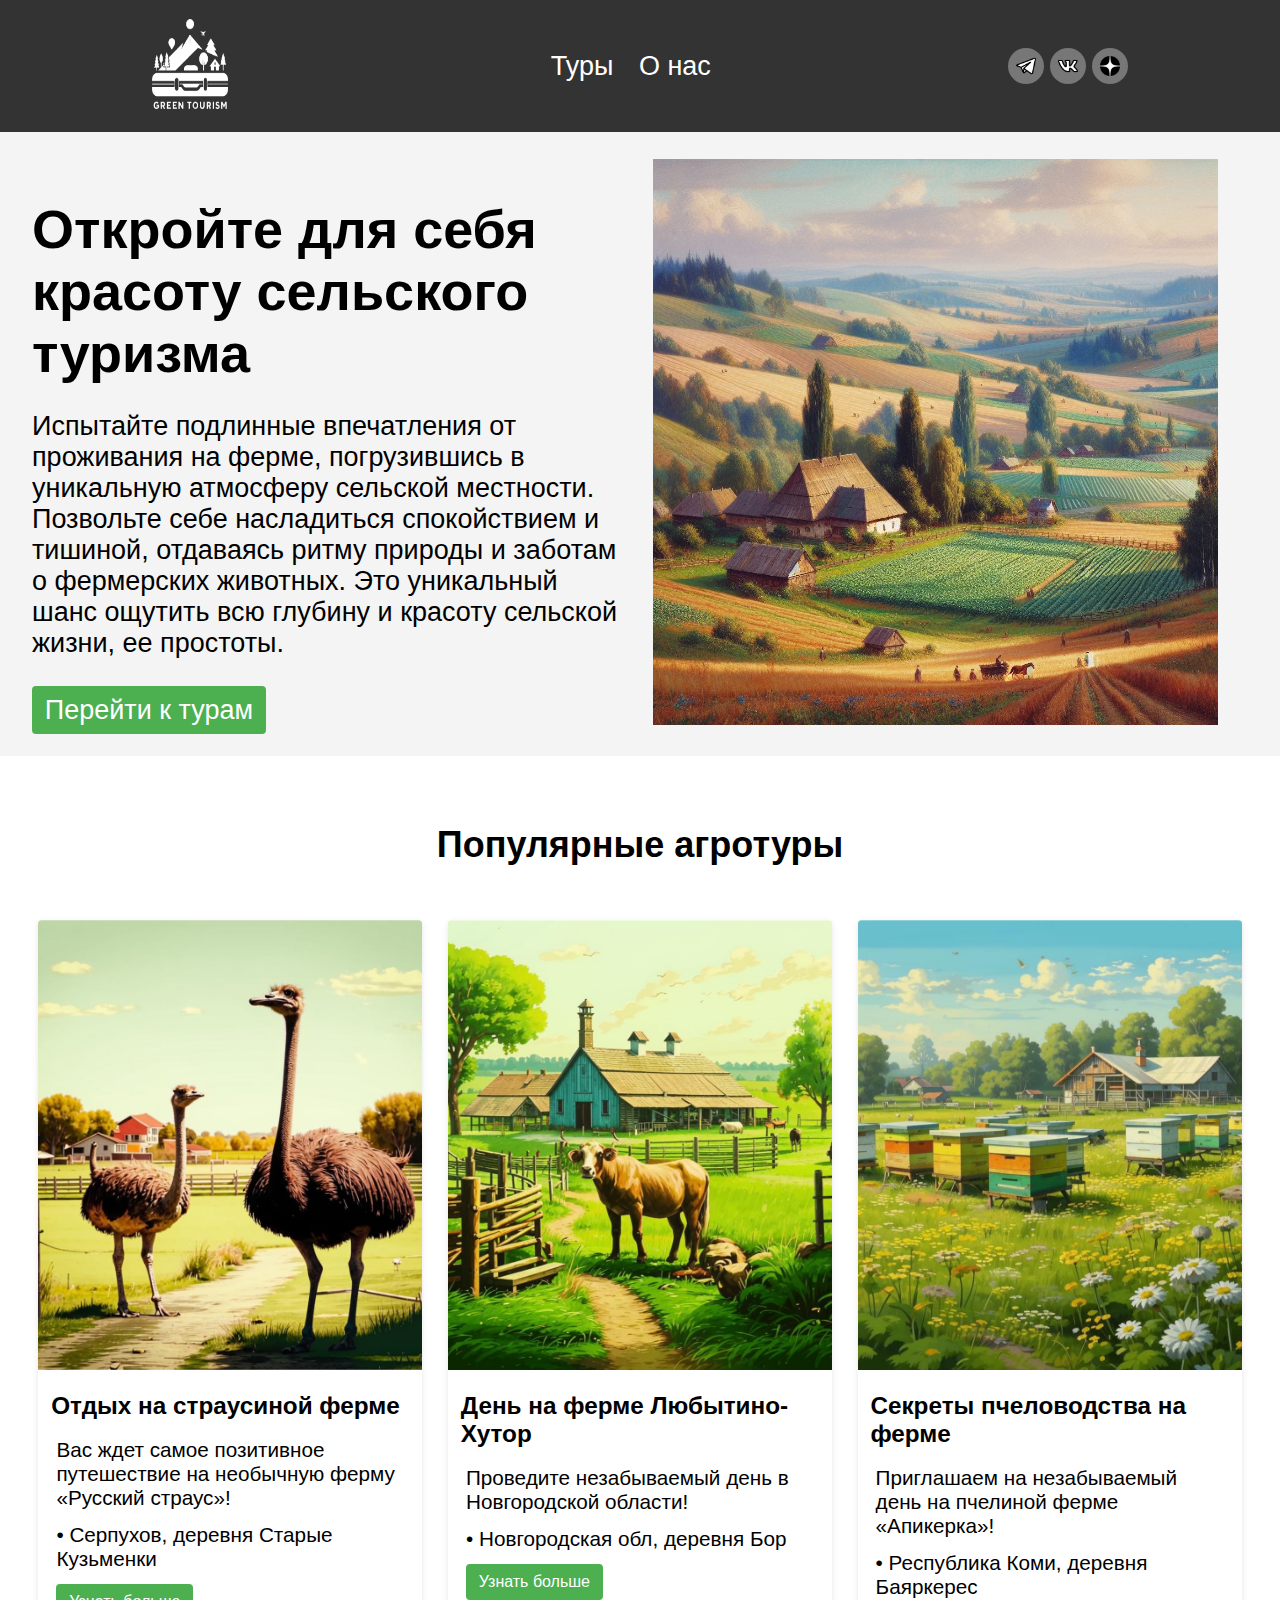
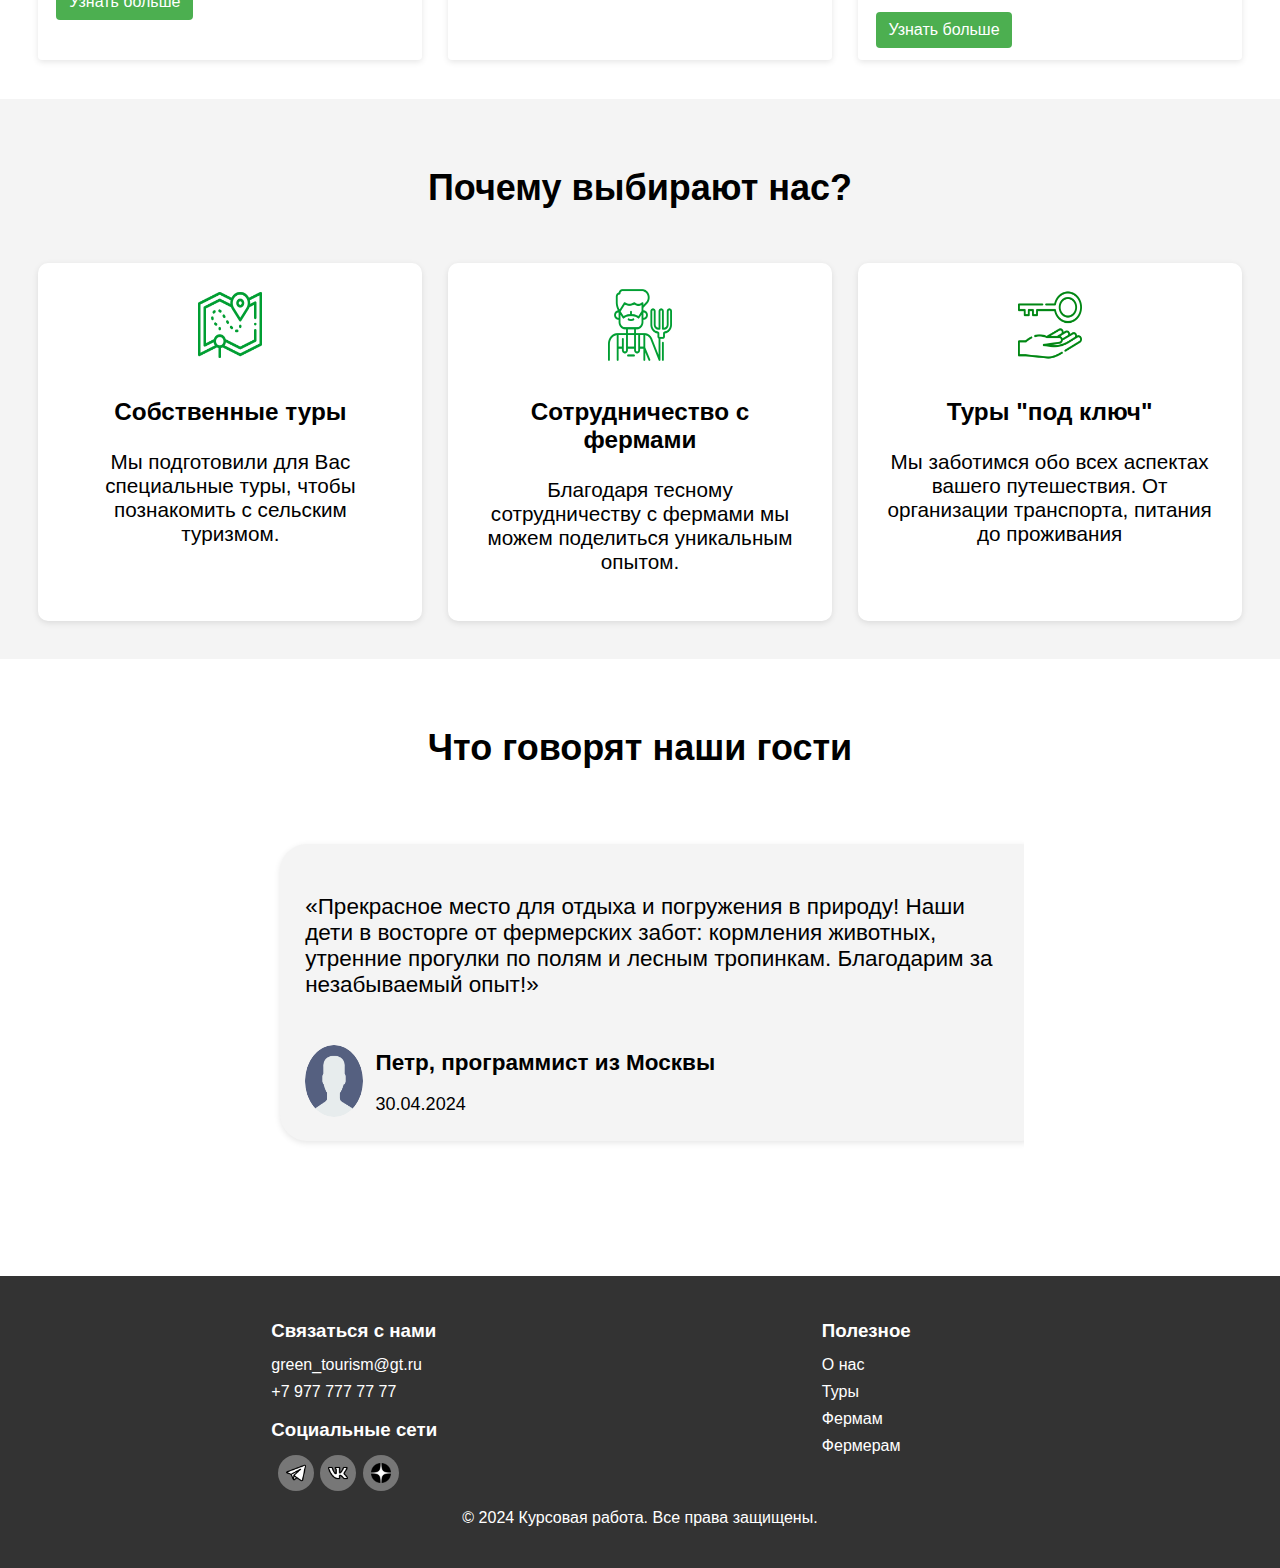
<file: index.html>
<!DOCTYPE html>
<html lang="en">
<head>
  <meta charset="UTF-8">
  <meta name="viewport" content="width=device-width, initial-scale=1.0">
  <title>Зеленый туризм</title>
  <link rel="stylesheet" href="css/style.css">
</head>

<body>
  <header>
    <nav>
      <div class="logo">
        <a href="#"><img src="imgs/logo.png" alt=""></a>
      </div>
      <ul>
        <li><a href="tours.html">Туры</a></li>
        <li><a href="aboutUs.html">О нас</a></li>
      </ul>
      <div class="socials">
        <a href="https://telegram.org" class="social-icon" target="_blank">
          <img src="imgs/telegram1.png" alt="Icon 1">
        </a>
        <a href="https://vk.com" class="social-icon" target="_blank">
          <img src="imgs/vk1.png" alt="Icon 2">
        </a>
        <a href="https://dzen.ru" class="social-icon" target="_blank">
          <img src="imgs/dezn.png" alt="Icon 3">
        </a>
      </div>
    </nav>
  </header>

  <main>
    <section class="hero">
      <div class="hero-content">
        <h1>Откройте для себя красоту сельского туризма</h1>
        <p>Испытайте подлинные впечатления от проживания на ферме, погрузившись в уникальную атмосферу сельской местности. Позвольте себе насладиться спокойствием и тишиной, отдаваясь ритму природы и заботам о фермерских животных. Это уникальный шанс ощутить всю глубину и красоту сельской жизни, ее простоты.</p>
        <a href="tours.html" class="btn-primary">Перейти к турам</a>
      </div>
      <div class="hero-image">
        <img src="imgs/Designer.png" alt="Agrotourism">
      </div>
    </section> 

    <section class="popular-tours">
      <h2>Популярные агротуры</h2>
      <div class="tour-cards">
        <div class="tour-card">
          <img src="imgs/tur1.png" alt="Тур 1">
          <h3>Отдых на страусиной ферме</h3>
          <p>Вас ждет самое позитивное путешествие на необычную ферму «Русский страус»!</p>
          <p>• Серпухов, деревня Старые Кузьменки</p>
          <a href="tour.html" class="btn-secondary">Узнать больше</a>
        </div>
        <div class="tour-card">
          <img src="imgs/tur2.png" alt="Тур 2">
          <h3>День на ферме Любытино-Хутор</h3>
          <p>Проведите незабываемый день в Новгородской области!</p>
          <p>• Новгородская обл, деревня Бор</p>
          <a href="tour.html" class="btn-secondary">Узнать больше</a>
        </div>
        <div class="tour-card">
          <img src="imgs/tur3.png" alt="Тур 3">
          <h3>Секреты пчеловодства на ферме</h3>
          <p>Приглашаем на незабываемый день на пчелиной ферме «Апикерка»!</p>
          <p>• Республика Коми, деревня Баяркерес</p>
          <a href="tour.html" class="btn-secondary">Узнать больше</a>
        </div>
      </div>
    </section>

    <section class="why-choose-us">
      <h2>Почему выбирают нас?</h2>
      <div class="reasons">
        <div class="reason">
          <img src="imgs/res1green.png" alt="utensils-icon" class="icon">
          <h3>Собственные туры</h3>
          <p>Мы подготовили для Вас специальные туры, чтобы познакомить с сельским туризмом.</p>
        </div>
        <div class="reason">
          <img src="imgs/res2green.png" alt="utensils-icon" class="icon">
          <h3>Сотрудничество с фермами</h3>
          <p>Благодаря тесному сотрудничеству с фермами мы можем поделиться уникальным опытом.</p>
        </div>
        <div class="reason">
          <img src="imgs/res3green.png" alt="utensils-icon" class="icon">
          <h3>Туры "под ключ"</h3>
          <p>Мы заботимся обо всех аспектах вашего путешествия. От организации транспорта, питания до проживания</p>
        </div>
      </div>
    </section>

    <section class="testimonials">
      <h2>Что говорят наши гости</h2>
      <div class="testimonial-slider">
        <div class="testimonial-card">
          <div class="testimonial-content">
            <p>«Прекрасное место для отдыха и погружения в природу! Наши дети в восторге от фермерских забот: кормления животных, утренние прогулки по полям и лесным тропинкам. Благодарим за незабываемый опыт!»</p>
          <div class="testimonial-author">
            <img src="imgs/user.png" alt="Пользователь 1">
            <div>
              <h4>Петр, программист из Москвы</h4>
              <p class="date">30.04.2024</p>
            </div>
          </div>
          </div>
        </div>
        <div class="testimonial-card">
          <div class="testimonial-content">
            <p>«Невероятное сочетание комфорта и природы! Восхитительные виды, свежий воздух и уютные коттеджи сделали нашу поездку незабываемой. Отдых для души и тела!»</p>
          <div class="testimonial-author">
            <img src="imgs/user.png" alt="Пользователь 1">
            <div>
              <h4>Светлана, дизайнер из Санкт-Петербурга</h4>
              <p class="date">30.04.2024</p>
            </div>
          </div>
          </div>
        </div>
        <div class="testimonial-card">
          <div class="testimonial-content">
            <p>«Мы провели незабываемую неделю на ферме! Отличная возможность отдохнуть от городской суеты и насладиться простотой сельской жизни. Спасибо за гостеприимство и увлекательные экскурсии!».</p>
          <div class="testimonial-author">
            <img src="imgs/user.png" alt="Пользователь 1">
            <div>
              <h4>Анна, менеджер из Екатеринбурга</h4>
              <p class="date">30.04.2024</p>
            </div>
          </div>
          </div>
        </div>
        <div class="testimonial-card">
          <div class="testimonial-content">
            <p>«Очаровательное место для активного отдыха! Велопрогулки по окрестностям, экскурсии по ферме, вечера у костра под звездным небом – мы насладились каждым моментом нашего путешествия. Обязательно вернемся снова!».</p>
          <div class="testimonial-author">
            <img src="imgs/user.png" alt="Пользователь 1">
            <div>
              <h4>Ярослав, звукорежиссёр из Казани</h4>
              <p class="date">30.04.2024</p>
            </div>
          </div>
          </div>
        </div>
      </div>
    </section>

    <script src="scripts/script-slider.js"></script>

  </main>

  <footer>
    <div class="footer-content">
      <div class="footer-section">
        <h3>Связаться с нами</h3>
        <ul>
          <li>green_tourism@gt.ru</li>
          <li>+7 977 777 77 77</li>
        </ul>

        <h3>Социальные сети</h3>
        <div class="socials">
          <a href="https://telegram.org" class="social-icon" target="_blank">
            <img src="imgs/telegram1.png" alt="Icon 1">
          </a>
          <a href="https://vk.com" class="social-icon" target="_blank">
            <img src="imgs/vk1.png" alt="Icon 2">
          </a>
          <a href="https://dzen.ru" class="social-icon" target="_blank">
            <img src="imgs/dezn.png" alt="Icon 3">
          </a>
        </div>
      </div>
      <div class="footer-section">
        <h3>Полезное</h3>
        <ul>
          <li><a href="aboutUs.html" >О нас</a></li>
          <li><a href="tours.html">Туры</a></li>
          <li><a href="mailto:green_tourism@gt.ru">Фермам</a></li>
          <li><a href="mailto:green_tourism@gt.ru">Фермерам</a></li>
        </ul>
      </div>
    </div>
    <div class="footer-bottom">
      <p>&copy; 2024 Курсовая работа. Все права защищены.</p>
    </div>
  </footer>

</body>
</html>
</file>
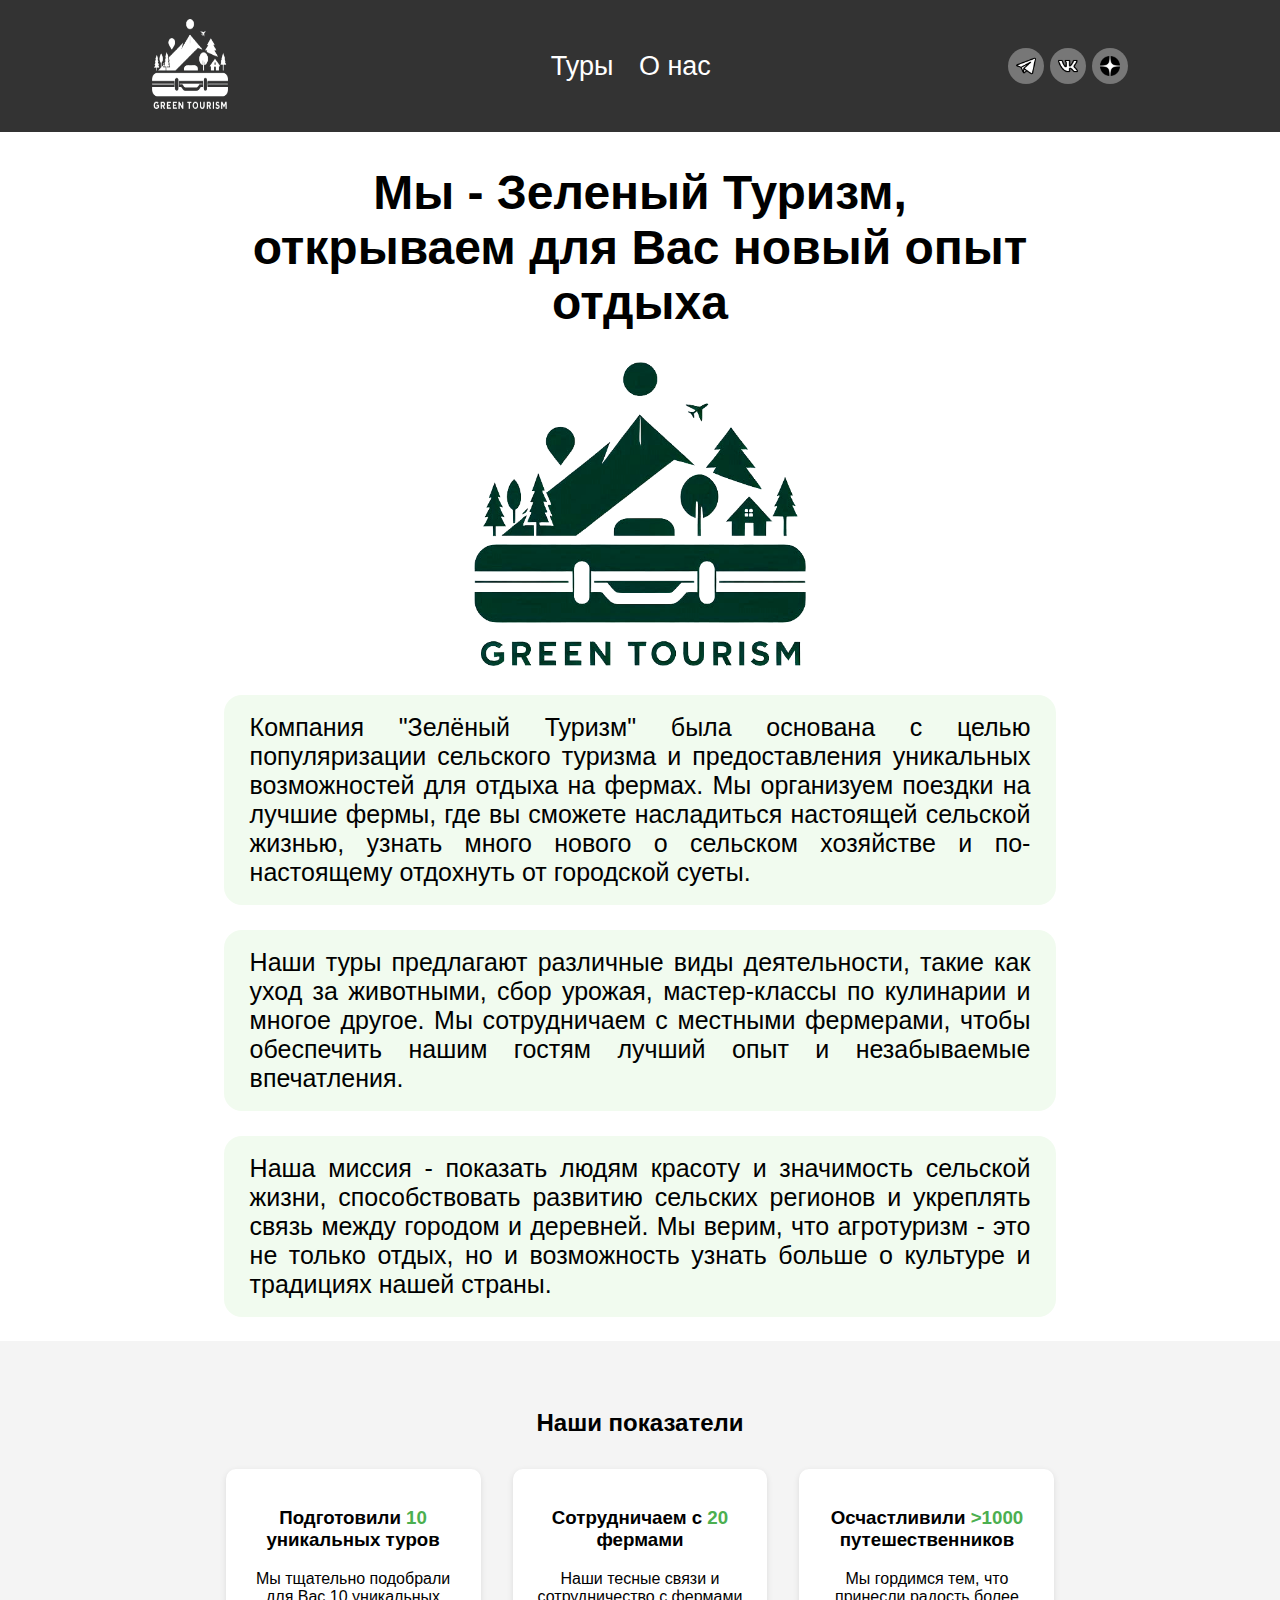
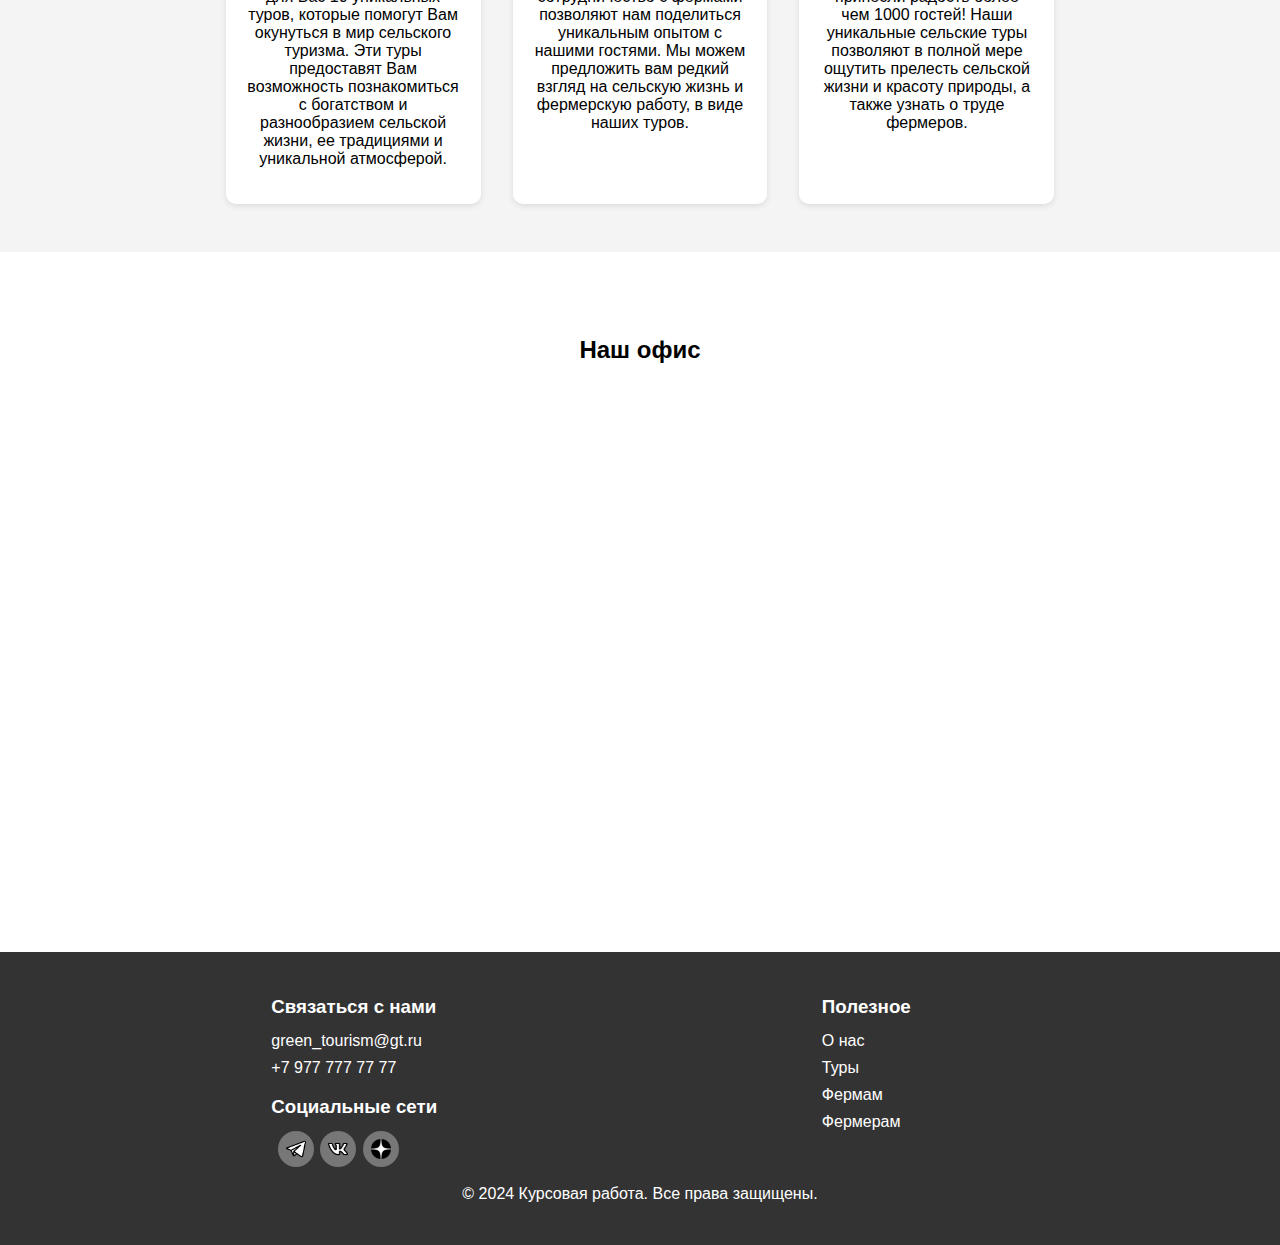
<file: aboutUs.html>
<!DOCTYPE html>
<html lang="en">
<head>
  <meta charset="UTF-8">
  <meta name="viewport" content="width=device-width, initial-scale=1.0">
  <title>О нас</title>
  <link rel="stylesheet" href="css/style_about_us.css">
</head>

<body>
  <header>
    <nav>
      <div class="logo">
        <a href="index.html"><img src="imgs/logo.png" alt=""></a>
      </div>
      <ul>
        <li><a href="tours.html">Туры</a></li>
        <li><a href="aboutUs.html">О нас</a></li>
      </ul>
      <div class="socials">
        <a href="https://telegram.org" class="social-icon" target="_blank">
          <img src="imgs/telegram1.png" alt="Icon 1">
        </a>
        <a href="https://vk.com" class="social-icon" target="_blank">
          <img src="imgs/vk1.png" alt="Icon 2">
        </a>
        <a href="https://dzen.ru" class="social-icon" target="_blank">
          <img src="imgs/dezn.png" alt="Icon 3">
        </a>
      </div>
    </nav>
  </header>

  <main>
    <section class="about-us">
      <h1>Мы - Зеленый Туризм,<br>открываем для Вас новый опыт отдыха</h1>
      <img class="logo-comp" src="imgs/logochb.png"> 
      <p>Компания "Зелёный Туризм" была основана с целью популяризации сельского туризма и предоставления уникальных возможностей для отдыха на фермах. Мы организуем поездки на лучшие фермы, где вы сможете насладиться настоящей сельской жизнью, узнать много нового о сельском хозяйстве и по-настоящему отдохнуть от городской суеты.</p>
      <p>Наши туры предлагают различные виды деятельности, такие как уход за животными, сбор урожая, мастер-классы по кулинарии и многое другое. Мы сотрудничаем с местными фермерами, чтобы обеспечить нашим гостям лучший опыт и незабываемые впечатления.</p>
      <p>Наша миссия - показать людям красоту и значимость сельской жизни, способствовать развитию сельских регионов и укреплять связь между городом и деревней. Мы верим, что агротуризм - это не только отдых, но и возможность узнать больше о культуре и традициях нашей страны.</p>
    </section>
    
    <section class="why-choose-us">
      <h2>Наши показатели</h2>
      <div class="reasons">
        <div class="reason">
          <h3>Подготовили <span class="colortext">10</span> уникальных туров</h3>
          <p>Мы тщательно подобрали для Вас 10 уникальных туров, которые помогут Вам окунуться в мир сельского туризма. Эти туры предоставят Вам возможность познакомиться с богатством и разнообразием сельской жизни, ее традициями и уникальной атмосферой.</p>
        </div>
        <div class="reason">
          <h3>Сотрудничаем с <span class="colortext">20</span> фермами</h3>
          <p>Наши тесные связи и сотрудничество с фермами позволяют нам поделиться уникальным опытом с нашими гостями. Мы можем предложить вам редкий взгляд на сельскую жизнь и фермерскую работу, в виде наших туров.</p>
        </div>
        <div class="reason">
          <h3>Осчастливили <span class="colortext">>1000</span> путешественников</h3>
          <p>Мы гордимся тем, что принесли радость более чем 1000 гостей! Наши уникальные сельские туры позволяют в полной мере ощутить прелесть сельской жизни и красоту природы, а также узнать о труде фермеров. </p>
        </div>
      </div>
    </section>
    
    <section class="location">
        <h2>Наш офис</h2>
        <iframe src="https://yandex.ru/map-widget/v1/?um=constructor%3A9cf60b916e8744b444652680374637142683e98baf66771f77d471a0094e3c73&amp;source=constructor" width="500" height="500" frameborder="0"></iframe>
    </section>
</main>

  <footer>
    <div class="footer-content">
      <div class="footer-section">
        <h3>Связаться с нами</h3>
        <ul>
          <li>green_tourism@gt.ru</li>
          <li>+7 977 777 77 77</li>
        </ul>

        <h3>Социальные сети</h3>
        <div class="socials">
          <a href="https://telegram.org" class="social-icon" target="_blank">
            <img src="imgs/telegram1.png" alt="Icon 1">
          </a>
          <a href="https://vk.com" class="social-icon" target="_blank">
            <img src="imgs/vk1.png" alt="Icon 2">
          </a>
          <a href="https://dzen.ru" class="social-icon" target="_blank">
            <img src="imgs/dezn.png" alt="Icon 3">
          </a>
        </div>
      </div>
      <div class="footer-section">
        <h3>Полезное</h3>
        <ul>
          <li><a href="AboutUs.html">О нас</a></li>
          <li><a href="tours.html">Туры</a></li>
          <li><a href="mailto:green_tourism@gt.ru">Фермам</a></li>
          <li><a href="mailto:green_tourism@gt.ru">Фермерам</a></li>
        </ul>
      </div>
    </div>
    <div class="footer-bottom">
      <p>&copy; 2024 Курсовая работа. Все права защищены.</p>
    </div>
  </footer>

</body>
</html>
</file>
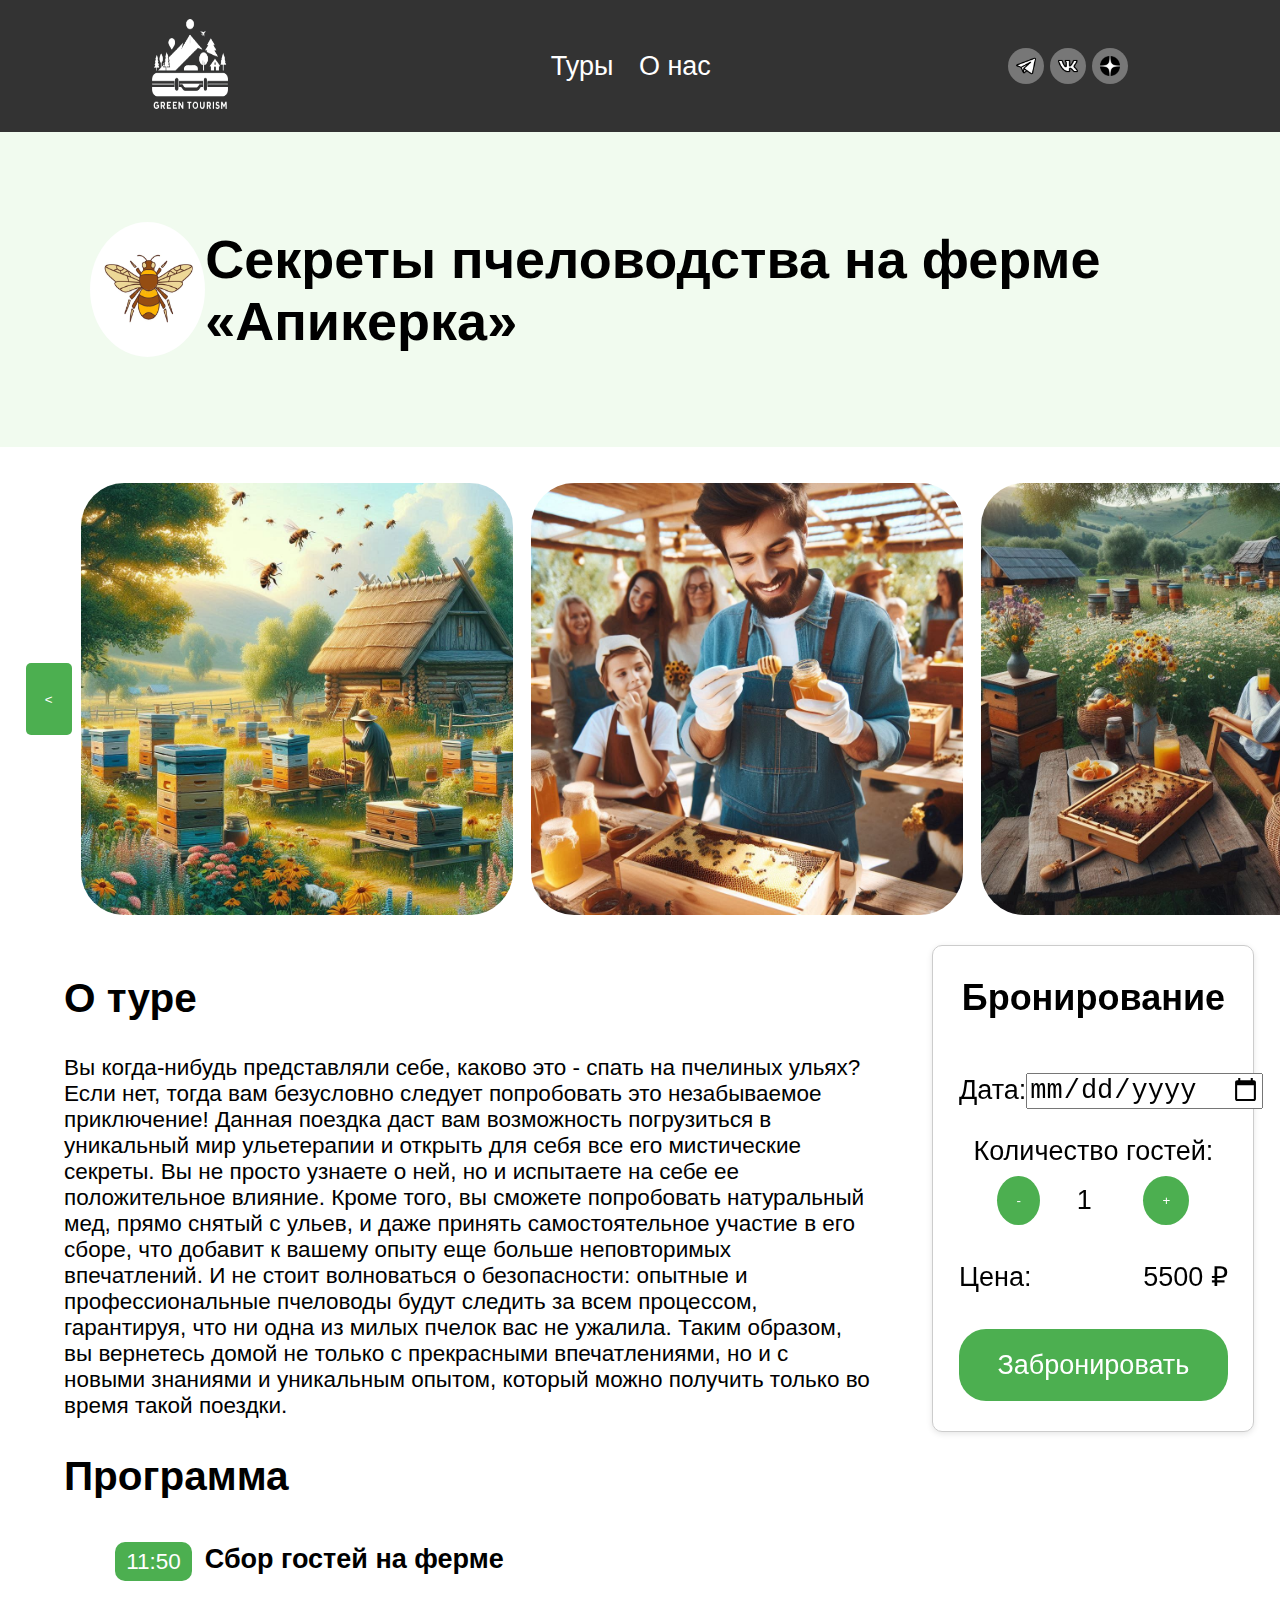
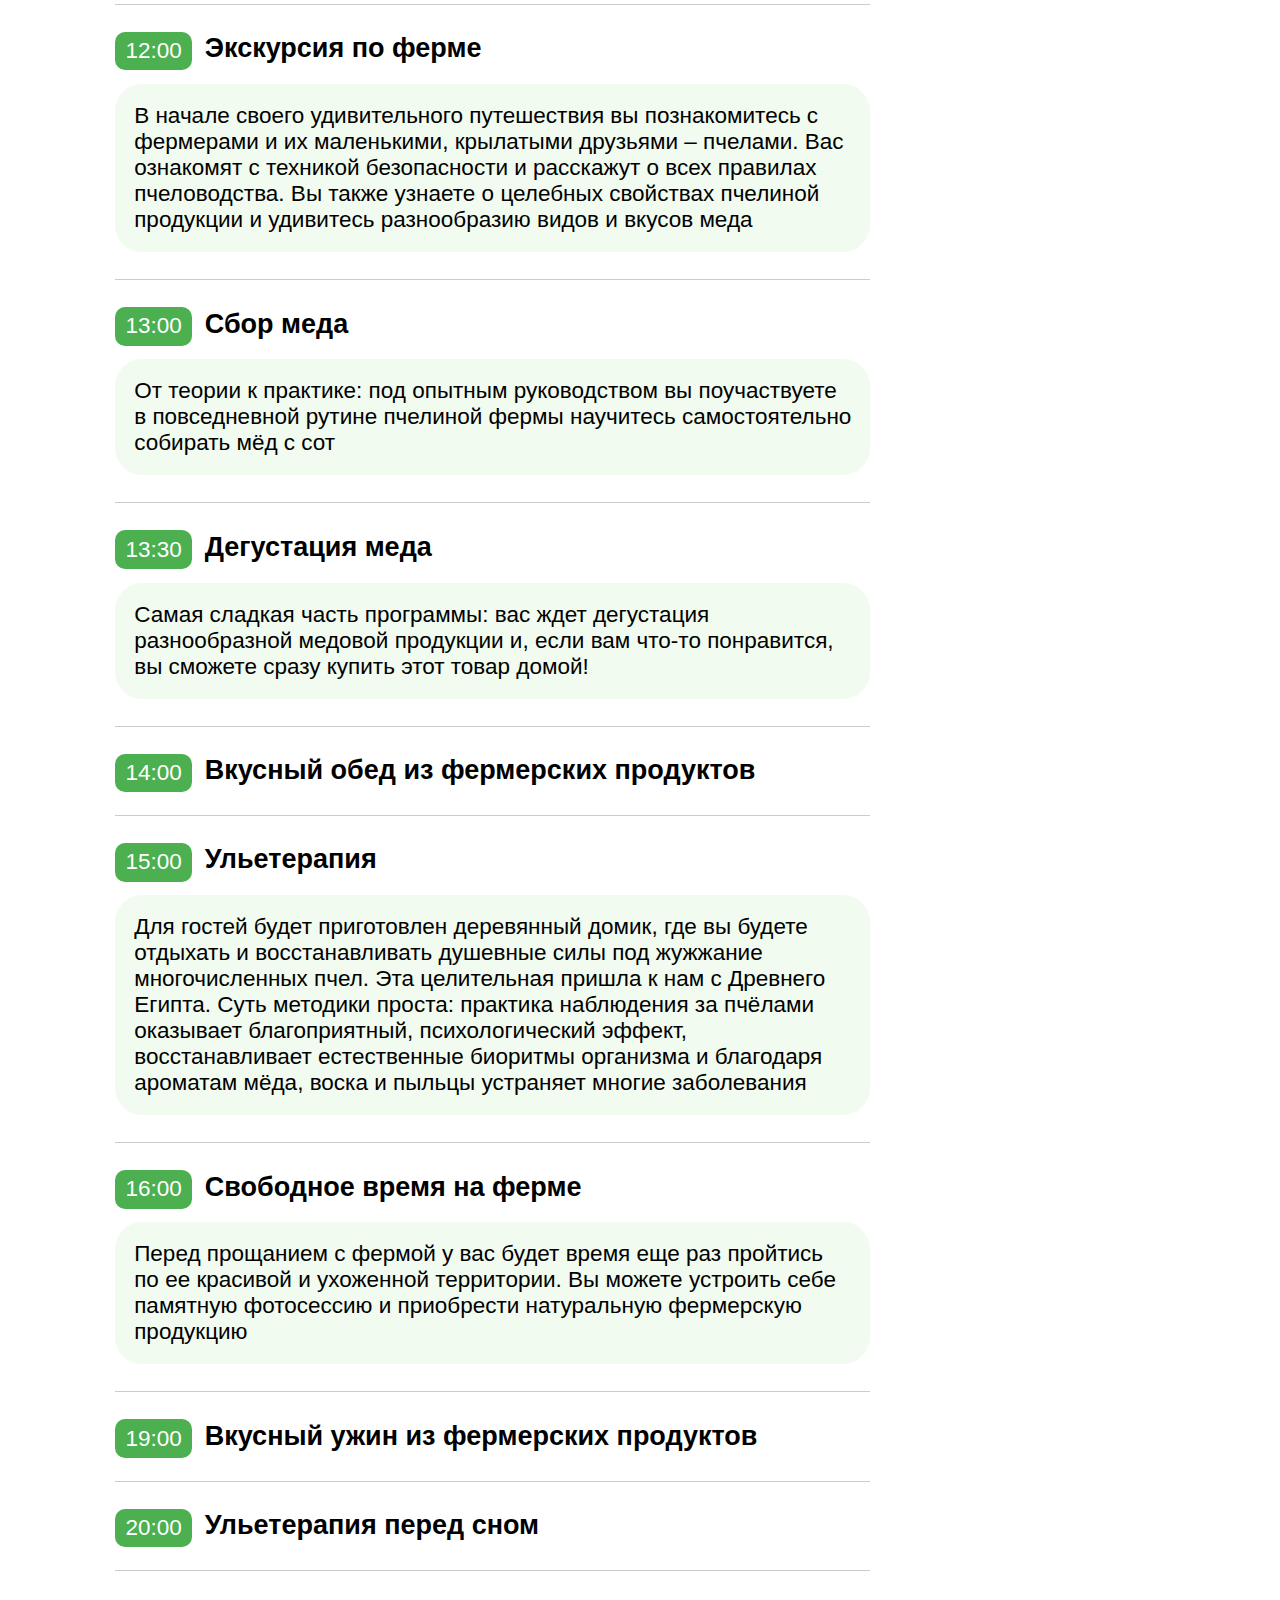
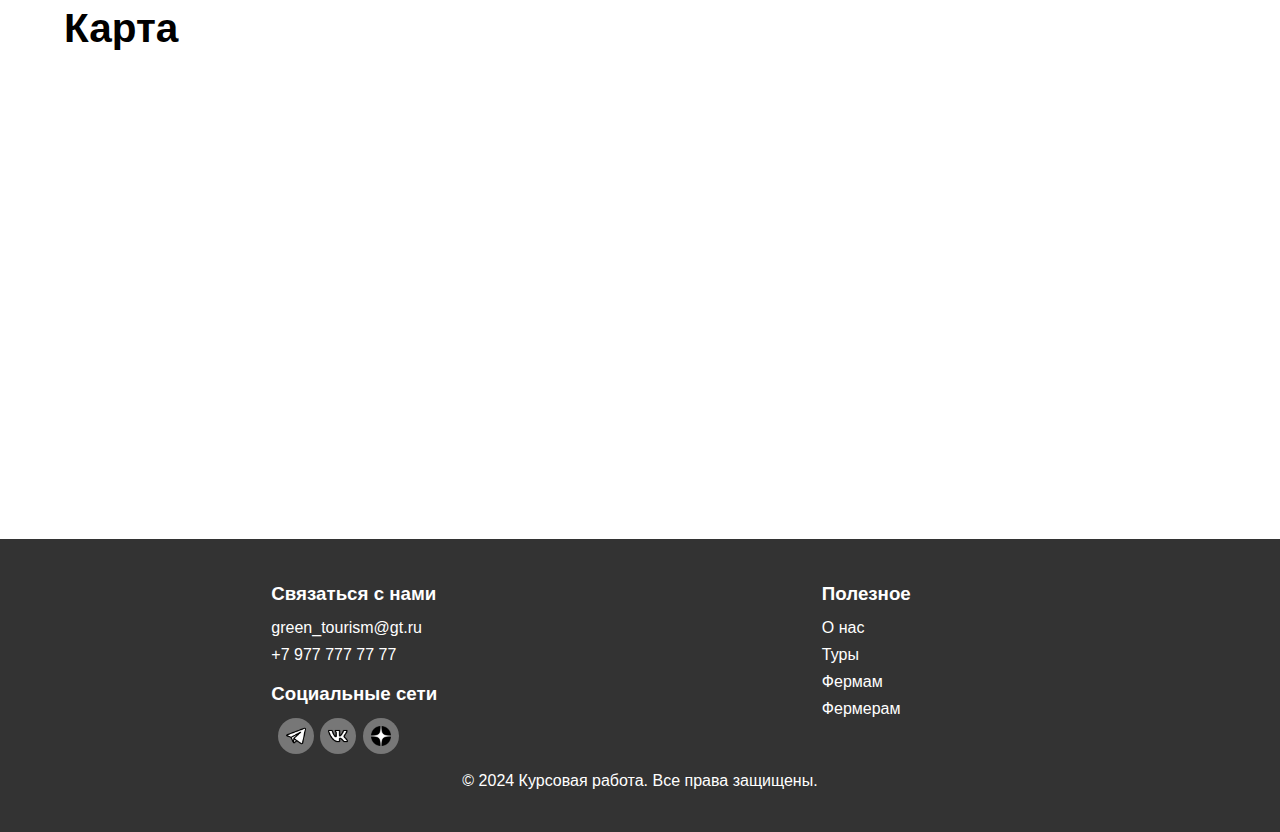
<file: tour.html>
<!DOCTYPE html>
<html lang="en">
<head>
  <meta charset="UTF-8">
  <meta name="viewport" content="width=device-width, initial-scale=1.0">
  <title>Тур</title>
  <link rel="stylesheet" href="css/style_tour.css">
</head>

<body>
  <header>
    <nav>
      <div class="logo">
        <a href="index.html"><img src="imgs/logo.png" alt=""></a>
      </div>
      <ul>
        <li><a href="tours.html">Туры</a></li>
        <li><a href="aboutUs.html">О нас</a></li>
      </ul>
      <div class="socials">
        <a href="https://telegram.org" class="social-icon" target="_blank">
          <img src="imgs/telegram1.png" alt="Icon 1">
        </a>
        <a href="https://vk.com" class="social-icon" target="_blank">
          <img src="imgs/vk1.png" alt="Icon 2">
        </a>
        <a href="https://dzen.ru" class="social-icon" target="_blank">
          <img src="imgs/dezn.png" alt="Icon 3">
        </a>
      </div>
    </nav>
  </header>

  <main>
    <div class="header_tour">
      <img class="logo_tour" src="imgs/logotour.jpg" alt="">
      <div class="title">Секреты пчеловодства на ферме «Апикерка»</div>
    </div>
    <div class="photos">
      <button id="prevBtn">&lt;</button>
      <img id="photo1" class="photo" src="imgs/Пчелиная ферма 1.png" alt="Фото 1">
      <img id="photo2" class="photo" src="imgs/Пчелиная ферма 2.png" alt="Фото 2">
      <img id="photo3" class="photo" src="imgs/Пчелиная ферма 3.png" alt="Фото 3">
      <img id="photo4" class="photo" src="imgs/Пчелиная ферма 8.png" alt="Фото 4" style="display: none;">
      <img id="photo5" class="photo" src="imgs/Пчелиная ферма 5.png" alt="Фото 5" style="display: none;">
      <img id="photo6" class="photo" src="imgs/Пчелиная ферма 6.png" alt="Фото 6" style="display: none;">
      <img id="photo5" class="photo" src="imgs/Пчелиная ферма 7.png" alt="Фото 5" style="display: none;">
      <button id="nextBtn">&gt;</button>
    </div>
    <div class="content">
    
      <div class="left_part">
        <div class="about">
          <h2>О туре</h2>
          <p>Вы когда-нибудь представляли себе, каково это - спать на пчелиных ульях? Если нет, тогда вам безусловно следует попробовать это незабываемое приключение! Данная поездка даст вам возможность погрузиться в уникальный мир ульетерапии и открыть для себя все его мистические секреты. Вы не просто узнаете о ней, но и испытаете на себе ее положительное влияние. Кроме того, вы сможете попробовать натуральный мед, прямо снятый с ульев, и даже принять самостоятельное участие в его сборе, что добавит к вашему опыту еще больше неповторимых впечатлений. И не стоит волноваться о безопасности: опытные и профессиональные пчеловоды будут следить за всем процессом, гарантируя, что ни одна из милых пчелок вас не ужалила. Таким образом, вы вернетесь домой не только с прекрасными впечатлениями, но и с новыми знаниями и уникальным опытом, который можно получить только во время такой поездки.</p>
        </div>
        <h2>Программа</h2>
        <div class="program">
          <div class="part-of-program">
            <div class="time-title">
              <p class="time">11:50</p>
              <h4>Сбор гостей на ферме</h4>
            </div>
          </div>
          <div class="part-of-program">
            <div class="time-title">
              <p class="time">12:00</p>
              <h4>Экскурсия по ферме</h4>
            </div>
            <p class="description">В начале своего удивительного путешествия вы познакомитесь с фермерами и их маленькими, крылатыми друзьями – пчелами. Вас ознакомят с техникой безопасности и расскажут о всех правилах пчеловодства. Вы также узнаете о целебных свойствах пчелиной продукции и удивитесь разнообразию видов и вкусов меда</p>
          </div>
          <div class="part-of-program">
            <div class="time-title">
              <p class="time">13:00</p>
              <h4>Сбор меда</h4>
            </div>
            <p class="description">От теории к практике: под опытным руководством вы поучаствуете в повседневной рутине пчелиной фермы научитесь самостоятельно собирать мёд с сот</p>
          </div>
          <div class="part-of-program">
            <div class="time-title">
              <p class="time">13:30</p>
              <h4>Дегустация меда</h4>
            </div>
            <p class="description">Самая сладкая часть программы: вас ждет дегустация разнообразной медовой продукции и, если вам что-то понравится, вы сможете сразу купить этот товар домой!</p>
          </div>
          <div class="part-of-program">
            <div class="time-title">
              <p class="time">14:00</p>
              <h4>Вкусный обед из фермерских продуктов</h4>
            </div>
          </div>
          <div class="part-of-program">
            <div class="time-title">
              <p class="time">15:00</p>
              <h4>Ульетерапия</h4>
            </div>
            <p class="description">Для гостей будет приготовлен деревянный домик, где вы будете отдыхать и восстанавливать душевные силы под жужжание многочисленных пчел. Эта целительная пришла к нам с Древнего Египта. Суть методики проста: практика наблюдения за пчёлами оказывает благоприятный, психологический эффект, восстанавливает естественные биоритмы организма и благодаря ароматам мёда, воска и пыльцы устраняет многие заболевания</p>
          </div>
          <div class="part-of-program">
            <div class="time-title">
              <p class="time">16:00</p>
              <h4>Свободное время на ферме</h4>
            </div>
            <p class="description">Перед прощанием с фермой у вас будет время еще раз пройтись по ее красивой и ухоженной территории. Вы можете устроить себе памятную фотосессию и приобрести натуральную фермерскую продукцию</p>
          </div>
          <div class="part-of-program">
            <div class="time-title">
              <p class="time">19:00</p>
              <h4>Вкусный ужин из фермерских продуктов</h4>
            </div>
          </div>
          <div class="part-of-program">
            <div class="time-title">
              <p class="time">20:00</p>
              <h4>Ульетерапия перед сном</h4>
            </div>
          </div>
        </div>
        <div class="map">
          <h2>Карта</h2>
          <div id="map" class="location">
            <iframe src="https://yandex.ru/map-widget/v1/?um=constructor%3A104ac054c5f277584fb88d20ad9647be6bae87355767101d75634c23ae5ee6f3&amp;source=constructor" width="650" height="500" frameborder="0"></iframe>
          </div>
        </div>
      </div>
      <div class="booking" id="booking">
        <h3>Бронирование</h3>
        <div class="booking-form">

          <div class="date-picker">
            <label for="date">Дата:</label>
            <input type="date" id="date" name="date">
          </div>
          <label for="guests">Количество гостей:</label>
          <div class="guest-picker">
            
            <button class="minus-guest">-</button>
            <input type="number" id="guests" name="guests" min="1" max="15" value="1">
            <button class="plus-guest">+</button>
          </div>
          <div class="price">
            <label for="price">Цена:</label>
            <span id="price">5500 ₽</span>
          </div>
          <button class="book-button">Забронировать</button>
        </div>
      </div>
    </div>

    <script src="scripts/script-tour.js"></script>
    
  </main>

  <footer>
    <div class="footer-content">
      <div class="footer-section">
        <h3>Связаться с нами</h3>
        <ul>
          <li>green_tourism@gt.ru</li>
          <li>+7 977 777 77 77</li>
        </ul>

        <h3>Социальные сети</h3>
        <div class="socials">
          <a href="https://telegram.org" class="social-icon" target="_blank">
            <img src="imgs/telegram1.png" alt="Icon 1">
          </a>
          <a href="https://vk.com" class="social-icon" target="_blank">
            <img src="imgs/vk1.png" alt="Icon 2">
          </a>
          <a href="https://dzen.ru" class="social-icon" target="_blank">
            <img src="imgs/dezn.png" alt="Icon 3">
          </a>
        </div>
      </div>
      <div class="footer-section">
        <h3>Полезное</h3>
        <ul>
          <li><a href="aboutUs.html">О нас</a></li>
          <li><a href="tours.html">Туры</a></li>
          <li><a href="mailto:green_tourism@gt.ru">Фермам</a></li>
          <li><a href="mailto:green_tourism@gt.ru">Фермерам</a></li>
        </ul>
      </div>
    </div>
    <div class="footer-bottom">
      <p>&copy; 2024 Курсовая работа. Все права защищены.</p>
    </div>
  </footer>

</body>
</html>
</file>
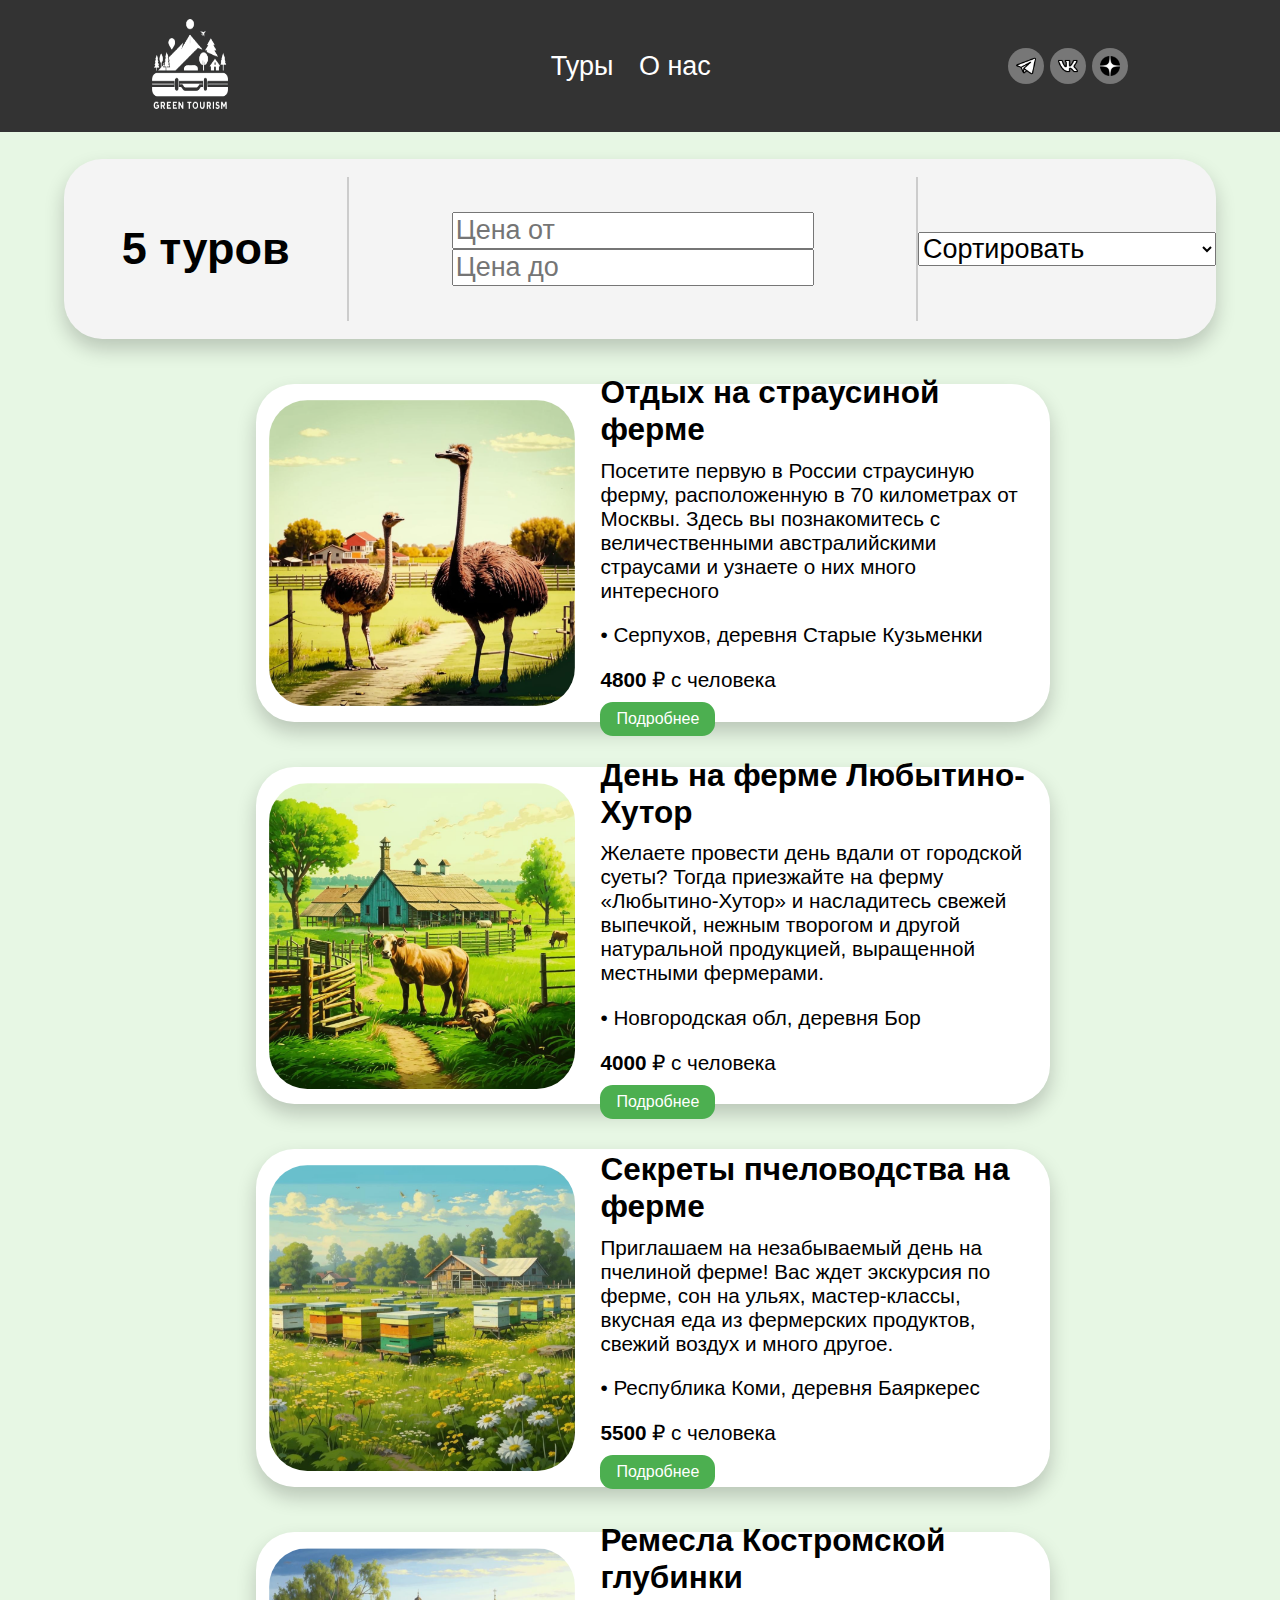
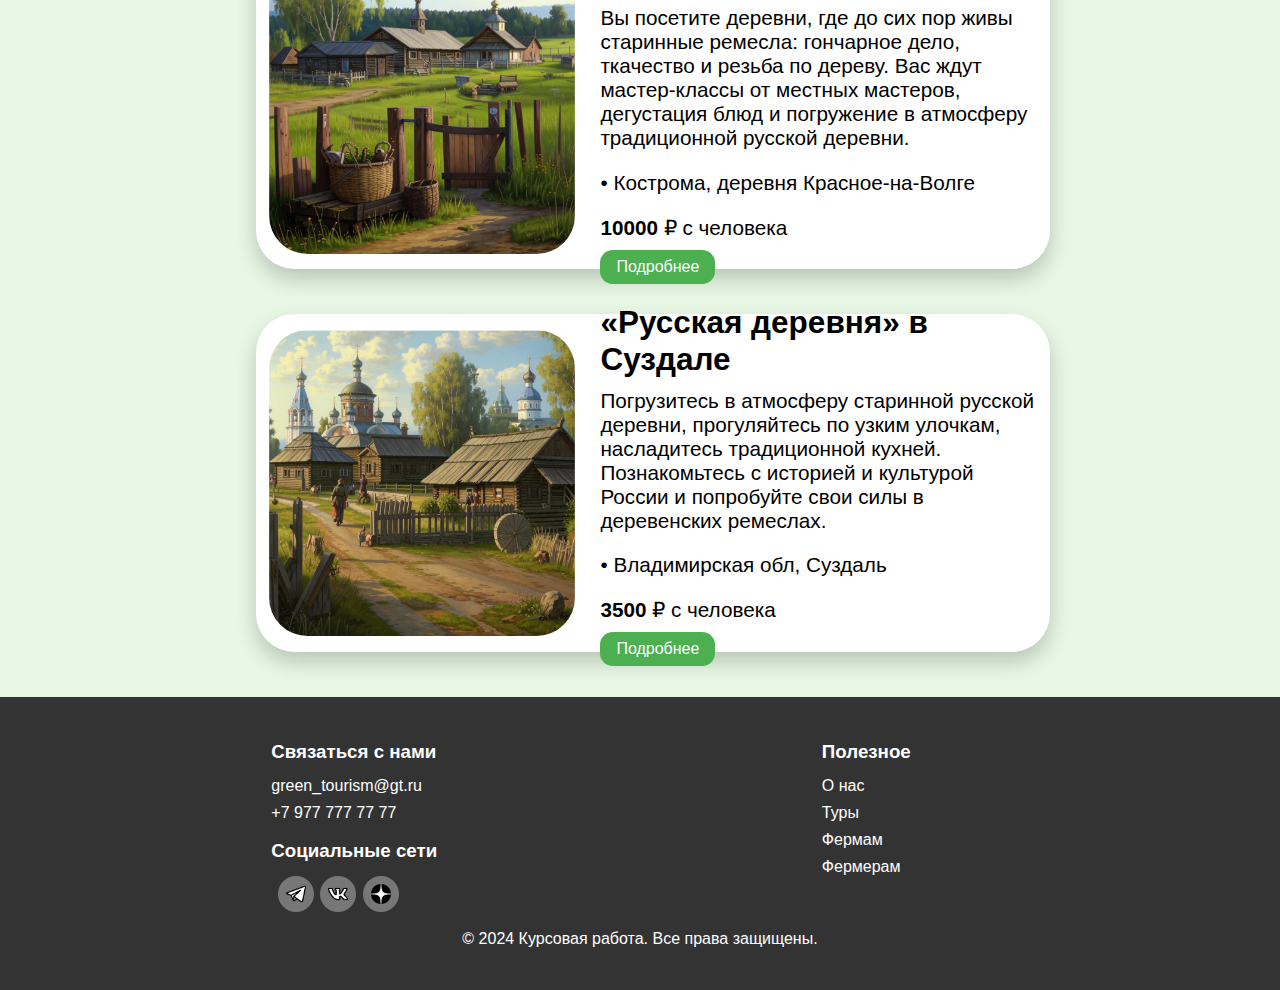
<file: tours.html>
<!DOCTYPE html>
<html lang="en">
<head>
  <meta charset="UTF-8">
  <meta name="viewport" content="width=device-width, initial-scale=1.0">
  <title>Туры</title>
  <link rel="stylesheet" href="css/style_tours.css">
</head>

<body>
  <header>
    <nav>
      <div class="logo">
        <a href="index.html"><img src="imgs/logo.png" alt=""></a>
      </div>
      <ul>
        <li><a href="tours.html">Туры</a></li>
        <li><a href="aboutUs.html">О нас</a></li>
      </ul>
      <div class="socials">
        <a href="https://telegram.org" class="social-icon" target="_blank">
          <img src="imgs/telegram1.png" alt="Icon 1">
        </a>
        <a href="https://vk.com" class="social-icon" target="_blank">
          <img src="imgs/vk1.png" alt="Icon 2">
        </a>
        <a href="https://dzen.ru" class="social-icon" target="_blank">
          <img src="imgs/dezn.png" alt="Icon 3">
        </a>
      </div>
    </nav>
  </header>

  <main>
    <section class="filter">
      <div class="tour-count">
        <span id="tour-count-number"></span>
      </div>
      <div class="filter-divider"></div>
      <div class="price-filter">
        <input type="number" id="min-price" name="min-price" min="0" placeholder="Цена от">
        <input type="number" id="max-price" name="max-price" min="0" placeholder="Цена до">
      </div>
      <div class="filter-divider"></div>
      <div class="sort-filter">
        <select id="sort" name="sort">
          <option value="" disabled selected hidden>Сортировать</option>
          <option value="default">По умолчанию</option>
          <option value="asc">По возрастанию цены</option>
          <option value="desc">По убыванию цены</option>
        </select>
      </div>
    </section>

    <div id="tour-container" onclick="window.location.href='tour.html'"></div>
    
    <script src="scripts/script-tours.js"></script>

  </main>

  <footer>
    <div class="footer-content">
      <div class="footer-section">
        <h3>Связаться с нами</h3>
        <ul>
          <li>green_tourism@gt.ru</li>
          <li>+7 977 777 77 77</li>
        </ul>

        <h3>Социальные сети</h3>
        <div class="socials">
          <a href="https://telegram.org" class="social-icon" target="_blank">
            <img src="imgs/telegram1.png" alt="Icon 1">
          </a>
          <a href="https://vk.com" class="social-icon" target="_blank">
            <img src="imgs/vk1.png" alt="Icon 2">
          </a>
          <a href="https://dzen.ru" class="social-icon" target="_blank">
            <img src="imgs/dezn.png" alt="Icon 3">
          </a>
        </div>
      </div>
      <div class="footer-section">
        <h3>Полезное</h3>
        <ul>
          <li><a href="aboutUs.html">О нас</a></li>
          <li><a href="tours.html">Туры</a></li>
          <li><a href="mailto:green_tourism@gt.ru">Фермам</a></li>
          <li><a href="mailto:green_tourism@gt.ru">Фермерам</a></li>
        </ul>
      </div>
    </div>
    <div class="footer-bottom">
      <p>&copy; 2024 Курсовая работа. Все права защищены.</p>
    </div>
  </footer>

</body>
</html>
</file>
<file: css/style.css>
body {
    font-family: 'Arial', sans-serif;
    margin: 0;
    padding: 0;
  }
  
a {
  text-decoration: none;
  color: inherit;
}
  
header{
  background-color: #333;
  color: #fff;
  padding: 1.5vw;
}
  
nav {
  display: flex;
  justify-content: space-around;
  align-items: center;
}

.logo{
  display: flex;
  align-items: center;
}
  
.logo img {
  height: 10vh;
  width: 6vw;
  margin-right: 4.5vw;
}
  
nav ul {
  display: flex;
  list-style-type: none;
  margin: 0;
  padding: 0;
  align-items: center;
}
  
nav ul li {
  margin-right: 2vw;
}

  
nav ul li a {
  color: #fff;
  font-size: 3vh;
}

.socials {
  display: flex;
  align-items: center;
}

.social-icon {
  display: flex;
  justify-content: center;
  align-items: center;
  width: 36px;
  height: 36px;
  background-color: #777;
  border-radius: 50%;
  margin-left: 0.5vw;
  transition: background-color 0.3s;
}

.social-icon:hover {
  background-color: #fff;
}

.social-icon img {
  width: 20px;
  height: 20px;
}

.hero {
  display: flex;
  align-items: center;
  background-color: #f4f4f4;
  padding: 3vh 2.5vw;
  height: auto;
}
  
.hero-content {
  padding-right: 2vw;
}
  
.hero-content h1 {
  font-size: 6vh;
  margin-bottom: 1vh;
}
  
.hero-content p {
  font-size: 3vh;
  margin-bottom: 4vh;
}
  
.hero-image, .hero-content {
  flex-grow: 1;
  flex-shrink: 1;
  flex-basis: 0;
}
  
.hero-image img {
  max-width: 95%;
  height: auto;
}

.btn-primary {
  background-color: #4CAF50;
  color: #fff;
  padding: 1vh 1vw;
  border-radius: 4px;
  font-size: 3vh;
}
.btn-primary:hover {
  background-color: #77DD77;
}

/* Популярные направления */
.popular-tours {
  padding: 3vw;
}
  
.popular-tours h2 {
  text-align: center;
  margin-bottom: 6vh;
  font-size: 4vh;
}
  
.tour-cards {
  display: grid;
  grid-template-columns: repeat(3, 1fr);
  grid-gap: 2vw;
}
  
.tour-card {
  background-color: #fff;
  box-shadow: 0 2px 6px rgba(0, 0, 0, 0.1);
  border-radius: 4px;
  overflow: hidden;
}
.tour-card:hover {
  transform: translateY(-10px);
  box-shadow: 0 10px 20px rgba(0, 0, 0, 0.2);
}
  
.tour-card img {
  width: 100%;
  height: 50vh;
  object-fit: cover;
}
  
.tour-card h3 {
  margin: 2vh 1vw;
  font-size: 2.7vh;
}
  
.tour-card p {
  margin: 0 2vh 1vw;
  font-size: 2.3vh;
}
  
.btn-secondary {
  background-color: #4CAF50;
  color: #fff;
  padding: 1vh 1vw;
  border-radius: 4px;
  display: inline-block;
  margin: 0 2vh 1vw;
}
.btn-secondary:hover {
  background-color: #77DD77;
}
  
/* Почему выбирают нас */
.why-choose-us {
  background-color: #f4f4f4;
  padding: 3vw;
}
  
.why-choose-us h2 {
  text-align: center;
  margin-bottom: 6vh;
  font-size: 4vh;
}
  
.reasons {
  display: grid;
  grid-template-columns: repeat(3, 1fr);
  grid-gap: 2vw;
}
  
.reason {
  text-align: center;
  background-color: #fff;
  box-shadow: 0 2px 6px rgba(0, 0, 0, 0.1);
  border-radius: 10px;
  padding: 2vw;
}

.reason h3 {
  font-size: 2.7vh;
}
  
.reason p {
  font-size: 2.3vh;
}

.icon {
  width: 5vw;
  height: 8vh;
  margin-bottom: 1vh;
}
  
/* Отзывы клиентов */
.testimonials {
  padding: 3vw;
  margin-left: 12%;
  margin-right: 12%;
  height: 60vh;
}
  
.testimonials h2 {
  text-align: center;
  font-size: 4vh;
}

.testimonial-slider {
  display: flex;
  overflow-x:scroll;
  width: 60vw;
  height: 40vh;
  margin: auto;
  scroll-snap-type: x mandatory;
  -webkit-overflow-scrolling: touch;
  scroll-behavior: smooth;
}
  
.testimonial-card {
  flex: 0 0 100%;
  background-color: #f4f4f4;
  box-shadow: 0 2px 6px rgba(0, 0, 0, 0.1);
  border-radius: 3vh;
  width: 56vw;
  margin: 5vh 2vw 2vh 2vw;
  scroll-snap-align: start;
}

.testimonial-content{
  padding: 3vh 2vw 3vh 2vw;
  font-size: 2.5vh;
  max-width: 55vw;
}

.testimonial-author {
  display: flex;
  align-items: center;
  margin-top: 2vh;
}
  
.testimonial-author img {
  width: 4.5vw;
  height: 8vh;
  border-radius: 50%;
  margin-right: 1vw;
  margin-top: 1vh;
}

h4{
  margin-bottom: 0;
}

.date{
  font-size: 2vh;
}
  
footer {
  background-color: #333;
  color: #fff;
  padding: 2vw;
}
  
.footer-content {
  display: grid;
  grid-template-columns: repeat(2, 1fr);
  grid-gap: 12%;
  margin-left: 20%;
}

.footer-section{
  width: 100%;
}
  
.footer-section h3 {
  margin-bottom: 1.5vh;
}
  
.footer-section ul {
  list-style-type: none;
  margin: 0;
  padding: 0;
}
  
.footer-section ul li {
  margin-bottom: 1vh;
}
  
.footer-bottom {
  text-align: center;
  margin-top: 2vh;
}
</file>
<file: css/style_about_us.css>
body {
  font-family: 'Arial', sans-serif;
  margin: 0;
  padding: 0;
}

a {
  text-decoration: none;
  color: inherit;
}

header{
  background-color: #333;
  color: #fff;
  padding: 1.5vw;
}
  
nav {
  display: flex;
  justify-content: space-around;
  align-items: center;
}

.logo{
  display: flex;
  align-items: center;
}
  
.logo img {
  height: 10vh;
  width: 6vw;
  margin-right: 4.5vw;
}
  
nav ul {
  display: flex;
  list-style-type: none;
  margin: 0;
  padding: 0;
  align-items: center;
}
  
nav ul li {
  margin-right: 2vw;
}
  
nav ul li a {
  color: #fff;
  font-size: 3vh;
}

.socials {
  display: flex;
  align-items: center;
}

.social-icon {
  display: flex;
  justify-content: center;
  align-items: center;
  width: 36px;
  height: 36px;
  background-color: #777;
  border-radius: 50%;
  margin-left: 0.5vw;
  transition: background-color 0.3s;
}

.social-icon:hover {
  background-color: #fff;
}

.social-icon img {
  width: 20px;
  height: 20px;
}

footer {
  background-color: #333;
  color: #fff;
  padding: 2vw;
}
  
.footer-content {
  display: grid;
  grid-template-columns: repeat(2, 1fr);
  grid-gap: 12%;
  margin-left: 20%;
}

.footer-section{
  width: 100%;
}
  
.footer-section h3 {
  margin-bottom: 1.5vh;
}
  
.footer-section ul {
  list-style-type: none;
  margin: 0;
  padding: 0;
}
  
.footer-section ul li {
  margin-bottom: 1vh;
}
  
.footer-bottom {
  text-align: center;
  margin-top: 2vh;
}


/* Основной контент */
.about-us {
    max-width: 65vw;
    margin: 0 auto;
    text-align: center;
}

.about-us h1 {
    font-size: 48px;
    margin-bottom: 2rem;
}

.about-us p {
    font-size: 25px;
    margin-bottom: 1.5rem;
    text-align: justify;
    background-color: #F1FBEF;
    padding: 2vh 2vw 2vh 2vw; 
    border-radius: 2vh;
}

.colortext{
  color: #4CAF50;
}

.location{
    text-align: center;
    padding: 5%;
}
.location iframe{
  width: 65vw;
}

.logo-comp{
    height: 40%;
    width: 40%;
}

.why-choose-us {
    background-color: #f4f4f4;
    padding: 3rem;
  }
  
  .why-choose-us h2 {
    text-align: center;
    margin-bottom: 2rem;
  }
  
  .reasons {
    display: grid;
    grid-template-columns: repeat(3, 1fr);
    grid-gap: 2rem;
    margin-right: 15%;
    margin-left: 15%;
  }
  
  .reason {
    text-align: center;
    background-color: #fff;
    box-shadow: 0 2px 6px rgba(0, 0, 0, 0.1);
    border-radius: 10px;
    padding: 20px;
  }
  .icon {
    width: 50px;
    height: 50px;
    margin-bottom: 2%;
    }
</file>
<file: css/style_tour.css>
body {
  font-family: 'Arial', sans-serif;
  margin: 0;
  padding: 0;
}

a {
  text-decoration: none;
  color: inherit;
}

header{
  background-color: #333;
  color: #fff;
  padding: 1.5vw;
}
  
nav {
  display: flex;
  justify-content: space-around;
  align-items: center;
}

.logo{
  display: flex;
  align-items: center;
}
  
.logo img {
  height: 10vh;
  width: 6vw;
  margin-right: 4.5vw;
}
  
nav ul {
  display: flex;
  list-style-type: none;
  margin: 0;
  padding: 0;
  align-items: center;
}
  
nav ul li {
  margin-right: 2vw;
}
  
nav ul li a {
  color: #fff;
  font-size: 3vh;
}

.socials {
  display: flex;
  align-items: center;
}

.social-icon {
  display: flex;
  justify-content: center;
  align-items: center;
  width: 36px;
  height: 36px;
  background-color: #777;
  border-radius: 50%;
  margin-left: 0.5vw;
  transition: background-color 0.3s;
}

.social-icon:hover {
  background-color: #fff;
}

.social-icon img {
  width: 20px;
  height: 20px;
}

footer {
  background-color: #333;
  color: #fff;
  padding: 2vw;
}
  
.footer-content {
  display: grid;
  grid-template-columns: repeat(2, 1fr);
  grid-gap: 12%;
  margin-left: 20%;
}

.footer-section{
  width: 100%;
}
  
.footer-section h3 {
  margin-bottom: 1.5vh;
}
  
.footer-section ul {
  list-style-type: none;
  margin: 0;
  padding: 0;
}
  
.footer-section ul li {
  margin-bottom: 1vh;
}
  
.footer-bottom {
  text-align: center;
  margin-top: 2vh;
}


.header_tour {
  background-color: #F1FBEF;
  padding: 10vh;
  display: flex;
  align-items: center;
  margin: auto;

}
    
.logo_tour {
  height: 15vh;
  width: 9vw;
  border-radius: 50%;
}
    
.title {
  margin: auto;
  font-weight: bold;
  font-size: 6vh;
}
    
.content {
  padding: 2vw 0 0 5vw;
}

.content h2{
  font-size: 4.5vh;
}
    
.left_part{
  width: 63vw;
}

.left_part p{
  font-size: 2.5vh;
}

.about, .program, .map {
  margin-bottom: 2vh;
}

.program{
  padding-left: 4vw;
}

.program img{
  height: 4vh;
  width: 2.5vw;
}
    
.photos {
  display: flex;
  align-items: center;
  margin: 4vh 2vw 0 2vw;
}
    
.photo {
  width: 38vw;
  height: 48vh;
  margin: 0 0.7vw;
  border-radius: 10%;
}

.time-title {
  display: flex;
  align-items: center;
}

.time {
  text-align: center;
  padding: 0.5vw;
  width: 5vw;
  background-color: #4CAF50;
  color: #fff;
  font-size: 1vh;
  border-radius: 10px;
  margin-top: 1vh;
  margin-bottom: 0.5vh;
  margin-right: 1vw;
}

.program h4 {
  font-size: 3vh;
  margin: 0;
}

.description {
  border: 1px solid #F1FBEF;
  border-radius: 3vh;
  background-color: #F1FBEF;
  padding: 2vh;
  margin: 1vh 0;
}

.part-of-program {
  border-bottom: 1px solid #ccc;
  padding-bottom: 2vh;
  margin-bottom: 2vh;
}
    
.location iframe{
  width: 65vw;
  height: 48vh;
}

.booking {
  position: fixed;
  width: 23vw;
  height: 51vh;
  top: 105vh;
  right: 2vw;
  background-color: white;
  border: 1px solid #ccc;
  padding: 1vw;
  border-radius: 10px;
  text-align: center;
  box-shadow: 0 2px 6px rgba(0, 0, 0, 0.1);
}

.booking h3{
  font-size: 4vh;
  padding: 0;
  margin: 2vh 0 5vh 0;
}
    
button {
  padding: 1vh 1.5vw;
  background-color: #4CAF50;
  color: #fff;
  height: 8vh;
  border: none;
  border-radius: 5px;
  cursor: pointer;
}
button:hover {
  background-color: #77DD77;
}

.booking-form {
  display: flex;
  flex-direction: column;
  margin: 1vw;
  font-size: 3vh;
}
      
.date-picker,
.guest-picker,
.price {
  display: flex;
  align-items: center;
  justify-content: space-between;
  padding: 1vh 0 3vh 0;
}

.guest-picker{
  padding-left: 3vw;
  padding-right: 3vw;
}

input{
  font-size: 3vh;
}
      
.guest-picker button {
  border-radius: 100%;
  height: 5.5vh;
  margin-left: 0;
}

.book-button{
  font-size: 3vh;
  margin-top: 1vh;
  border-radius: 3vh;
}
      
.guest-picker input {
  width: 50px;
  text-align: center;
  border: 0px solid #ccc;
  border-radius: 5px;
  padding: 0;
  margin: 0;
}
</file>
<file: css/style_tours.css>
body {
  font-family: 'Arial', sans-serif;
  margin: 0;
  padding: 0;
  background-color: #e7f7e4;
}

a {
  text-decoration: none;
  color: inherit;
}

header{
  background-color: #333;
  color: #fff;
  padding: 1.5vw;
}
  
nav {
  display: flex;
  justify-content: space-around;
  align-items: center;
}

.logo{
  display: flex;
  align-items: center;
}
  
.logo img {
  height: 10vh;
  width: 6vw;
  margin-right: 4.5vw;
}
  
nav ul {
  display: flex;
  list-style-type: none;
  margin: 0;
  padding: 0;
  align-items: center;
}
  
nav ul li {
  margin-right: 2vw;
}
  
nav ul li a {
  color: #fff;
  font-size: 3vh;
}

.socials {
  display: flex;
  align-items: center;
}

.social-icon {
  display: flex;
  justify-content: center;
  align-items: center;
  width: 36px;
  height: 36px;
  background-color: #777;
  border-radius: 50%;
  margin-left: 0.5vw;
  transition: background-color 0.3s;
}

.social-icon:hover {
  background-color: #fff;
}

.social-icon img {
  width: 20px;
  height: 20px;
}

footer {
  background-color: #333;
  color: #fff;
  padding: 2vw;
}
  
.footer-content {
  display: grid;
  grid-template-columns: repeat(2, 1fr);
  grid-gap: 12%;
  margin-left: 20%;
}

.footer-section{
  width: 100%;
}
  
.footer-section h3 {
  margin-bottom: 1.5vh;
}
  
.footer-section ul {
  list-style-type: none;
  margin: 0;
  padding: 0;
}
  
.footer-section ul li {
  margin-bottom: 1vh;
}
  
.footer-bottom {
  text-align: center;
  margin-top: 2vh;
}

main{
  min-height: 50vh;
}

.filter {
  height: 20vh;
  width: 90vw;
  background-color: #f4f4f4;
  border-radius: 3vw;
  box-shadow: 0 10px 20px rgba(0, 0, 0, 0.2);
  margin: 3vh 5vw 5vh 5vw;
  display: flex;
  justify-content: space-between;
  align-items: center;
  font-size: 3vh;
}

input, select{
  font-size: 3vh;
}

.filter-divider {
  width: 2px;
  height: 80%;
  background: #ccc;
}

.tour-count {
  flex: 1;
  text-align: center;
  font-size: 5vh;
  font-weight: bold;
}

.tour-container:hover{
  box-shadow: 0 2px 6px rgba(0, 0, 0, 0.1);
}

.price-filter {
  flex: 2;
  text-align: center;
}

.price-filter input {
  margin: 0 1vw;
}

.sort-filter {
  flex: 1;
  text-align: center;
}

.tour-section img{
  height: 34vh;
  justify-self: flex-start;
  border-radius: 3vw;
}

.tour-section {
  display: flex;
  align-items: center;
  height: 36vh;
  width: 60vw;
  box-shadow: 0 10px 20px rgba(0, 0, 0, 0.2);
  border-radius: 3vw;
  margin: 0vh 20vw 5vh 20vw;
  padding: 1vh 1vw 0.5vh 1vw;
  background-color: #fff;
  cursor: pointer;
}
.tour-section:hover {
  transform: translateY(-10px);
  box-shadow: 0 20px 30px rgba(0, 0, 0, 0.3);
}

.tour-image {
  flex: 1;
}

.tour-details {
  flex: 2;
  padding-left: 2vw;
  display: flex;
  flex-direction: column;
  justify-content: center;
}

.tour-title {
  font-size: 3.5vh;
  margin: 0;
}

.tour-description, .tour-location, .tour-price {
  margin: 0.5em 0;
  font-size: 2.3vh;
}

.price-amount{
  font-weight: bold;
}

.tour-button {
  align-self: flex-start;
  padding: 0.5em 1em;
  border: none;
  border-radius: 1vw;
  background-color: #4CAF50;
  color: white;
  text-decoration: none;
  font-size: 1em;
  cursor: pointer;
}
.tour-button:hover {
  background-color: #77DD77;;
}
</file>
